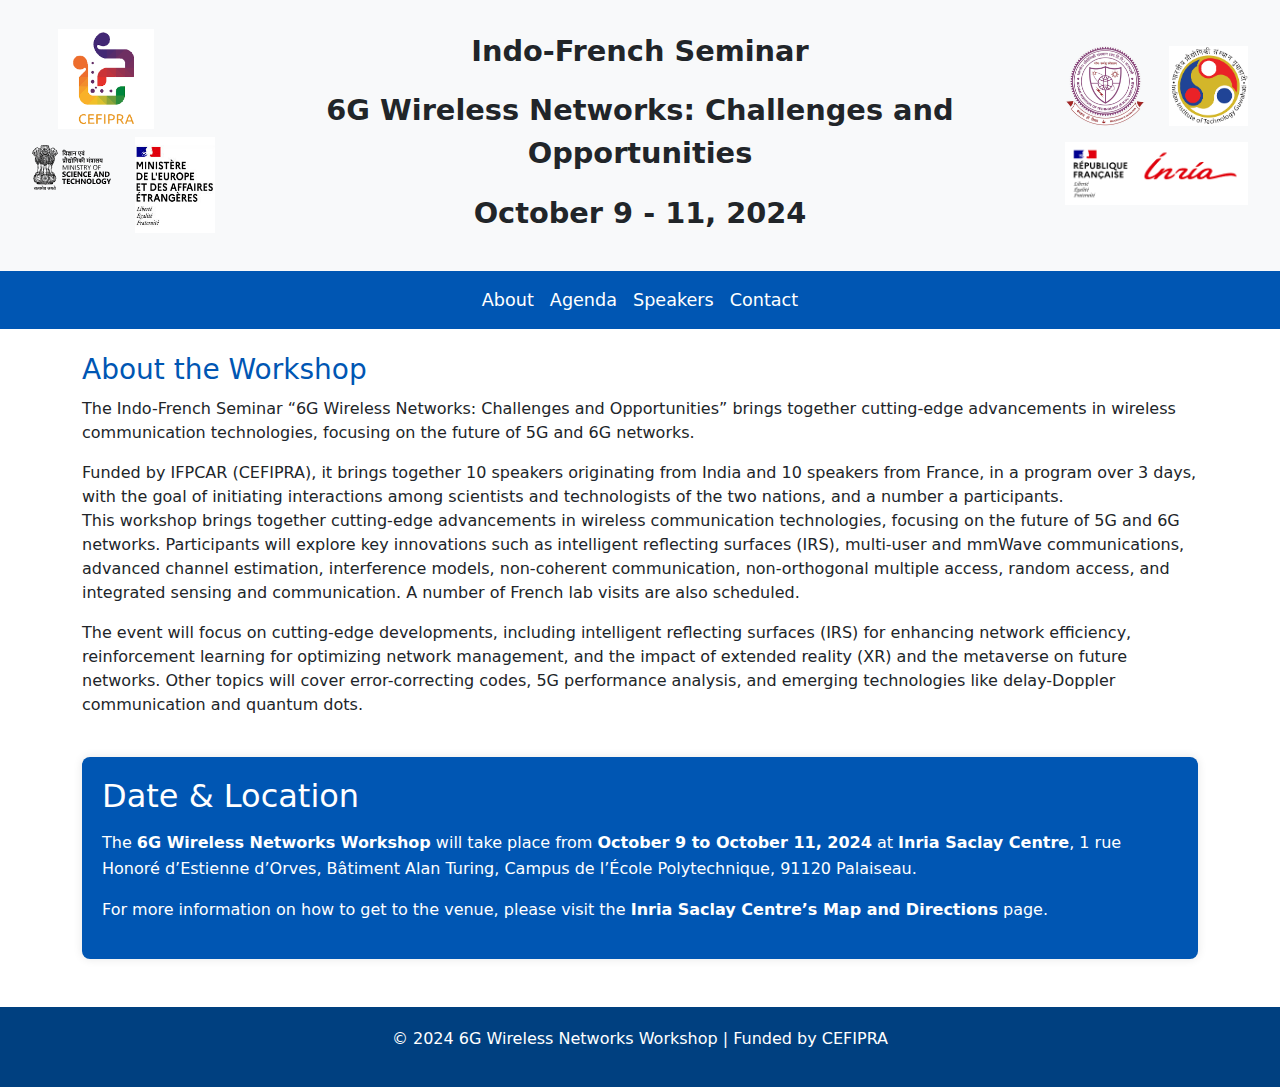
<file: indo-french-seminar-6g/index.html>
<!DOCTYPE html>
<html lang="en">
<head>
    <meta charset="UTF-8">
    <meta name="viewport" content="width=device-width, initial-scale=1.0">
    <title>6G Wireless Networks Workshop</title>
    <link href="https://cdn.jsdelivr.net/npm/bootstrap@5.3.0-alpha1/dist/css/bootstrap.min.css" rel="stylesheet">
    <style>
        .navbar-custom {
            background-color: #0056b3;
        }

        .navbar-custom a {
            color: white;
        }

        .header-logo img {
            max-height: 100px;
            margin-bottom: 20px;
        }

        .header-title {
            font-size: 1.8rem;
            font-weight: bold;
        }

        .header-subtitle {
            font-size: 1.2rem;
        }

        .header {
            padding: 20px;
            text-align: center;
        }

        .header-text {
            margin-top: 10px;
        }

        .nav-link {
            color: white;
            font-size: 1.1rem;
        }

        .nav-link:hover {
            color: #e2e6ea;
        }

        .section-title {
            font-size: 28px;
            color: #0056b3;
            margin-bottom: 10px;
        }

        .agenda, .speakers, .contact {
            background-color: white;
            padding: 20px;
            margin: 20px 0;
            border-radius: 8px;
            box-shadow: 0 0 10px rgba(0, 0, 0, 0.1);
        }
        .full-width {
            width: 100vw;
            position: relative;
            left: 50%;
            right: 50%;
            margin-left: -50vw;
            margin-right: -50vw;
        }

        .date-location {
            background-color: #0056b3;
            padding: 20px;
            margin: 40px 0;
            border-radius: 8px;
            box-shadow: 0 0 10px rgba(0, 0, 0, 0.1);
        }

        .date-location .section-title {
            font-size: 2rem;
            color: white;
            margin-bottom: 15px;
        }

        .date-location p {
            color: white;
            line-height: 1.6;
        }

        .date-location a {
            color: white;
            text-decoration: none;
        }
        .date-location a:hover {
            text-decoration: underline;
        }


        footer {
            text-align: center;
            padding: 20px;
            background-color: #004080;
            color: white;
        }

        html {
            scroll-behavior: smooth;
        }
    </style>
</head>
<body data-bs-spy="scroll" data-bs-target="#navbarNav" data-bs-offset="0" tabindex="0">
   <!-- Header Section with 5 Logos (3 on the left, 2 on the right) -->
    <div class="container-fluid bg-light">
        <div class="row align-items-center header">
            <!-- Left Logos (3 logos) -->
            <div class="col-md-2 text-center header-logo">
                <div class="row">
                 <div class="col-10">
                        <img src="img/CEFPIRA.png" alt="CEFIPRA Logo" class="img-fluid mb-2">
                    </div>
                
                 <div class="col-6">
                        <img src="img/Ministry_of_Science_and_Technology_India.svg" alt="INIDA Ministry Logo" class="img-fluid mt-2">
                    </div>
                 <div class="col-6">
                        <img src="img/MDEA.jpg" alt="French Ministry Logo" class="img-fluid mb-2">
                    </div>
                   
                </div>
            </div>

            <!-- Title and Subtitle -->
            <div class="col-md-8 text-center header-text">
                <p class="header-title">Indo-French Seminar </p>
                
                <p class="header-title">6G Wireless Networks: Challenges and Opportunities</p>
                <p class="header-title"> October 9 - 11, 2024</p>
                
            </div>

            <!-- Right Logos (2 logos) -->
            <div class="col-md-2 text-center header-logo">
                <div class="row">
                   

                     <div class="col-6">
                        <img src="img/india2.png" alt="IIT (BHU) Varanasi logos " class="img-fluid mb-2">
                    </div>
                    <div class="col-6">
                        <img src="img/indianLogo.png" alt="IIT Guwahati  Logo" class="img-fluid mb-2">
                    </div>
                      <div class="col-12">
                        <img src="img/InriaLogo2.png" alt="Inria Logo" class="img-fluid mt-2">
                    </div>


                </div>
            </div>
        </div>
    </div>



    <!-- Navbar -->
    <nav class="navbar navbar-expand-lg navbar-custom sticky-top">
        <div class="container-fluid">
            <button class="navbar-toggler" type="button" data-bs-toggle="collapse" data-bs-target="#navbarNav" aria-controls="navbarNav" aria-expanded="false" aria-label="Toggle navigation">
                <span class="navbar-toggler-icon"></span>
            </button>
            <div class="collapse navbar-collapse" id="navbarNav">
                <ul class="navbar-nav mx-auto">
                    <li class="nav-item">
                        <a class="nav-link" href="#about">About</a>
                    </li>
                    <li class="nav-item">
                        <a class="nav-link" href="Agenda.html">Agenda</a>
                    </li>
                    <li class="nav-item">
                        <a class="nav-link" href="Speaker.html">Speakers</a>
                    </li>
                    <li class="nav-item">
                        <a class="nav-link" href="#contact">Contact</a>
                    </li>
                </ul>
            </div>
        </div>
    </nav>

    <!-- Main Content -->
    <div class="container mt-4">
        <section id="about">
            <h2 class="section-title">About the Workshop</h2>
            
<p>The Indo-French Seminar “6G Wireless Networks: Challenges and Opportunities” brings together cutting-edge advancements in wireless communication technologies, focusing on the future of 5G and 6G networks.
</p>
Funded by IFPCAR (CEFIPRA), it brings together 10 speakers originating from India and 10 speakers from France, in a program over 3 days, with the goal of initiating interactions among scientists and technologists of the two nations, and a number a participants.
<p>
This workshop brings together cutting-edge advancements in wireless communication technologies, focusing on the future of 5G and 6G networks. Participants will explore key innovations such as intelligent reflecting surfaces (IRS), multi-user and mmWave communications, advanced channel estimation, interference models, non-coherent communication, non-orthogonal multiple access, random access, and integrated sensing and communication. A number of French lab visits are also scheduled.
</p>
<p>The event will focus on cutting-edge developments, including intelligent reflecting surfaces (IRS) for enhancing network efficiency, reinforcement learning for optimizing network management, and the impact of extended reality (XR) and the metaverse on future networks. 
Other topics will cover error-correcting codes, 5G performance analysis, and emerging technologies like delay-Doppler communication and quantum dots.</p>



        </section>
      <section id="date-location" class="date-location">
          <h3 class="section-title">Date & Location</h3>
          <p>The <strong>6G Wireless Networks Workshop</strong> will take place from <strong>October 9 to October 11, 2024</strong> at <strong>Inria Saclay Centre</strong>, 1 rue Honoré d’Estienne d’Orves, Bâtiment Alan Turing, Campus de l’École Polytechnique, 91120 Palaiseau.</p>
          <p>For more information on how to get to the venue, please visit the <a href="https://www.inria.fr/en/centre-inria-saclay-ile-de-france" target="_blank"><strong>Inria Saclay Centre’s Map and Directions</strong></a> page.</p>
      </section>

      
     

</section>
    </div>

      <footer class="text-center mt-5">
        <p>© 2024 6G Wireless Networks Workshop | Funded by CEFIPRA</p>
    </footer>
</file>
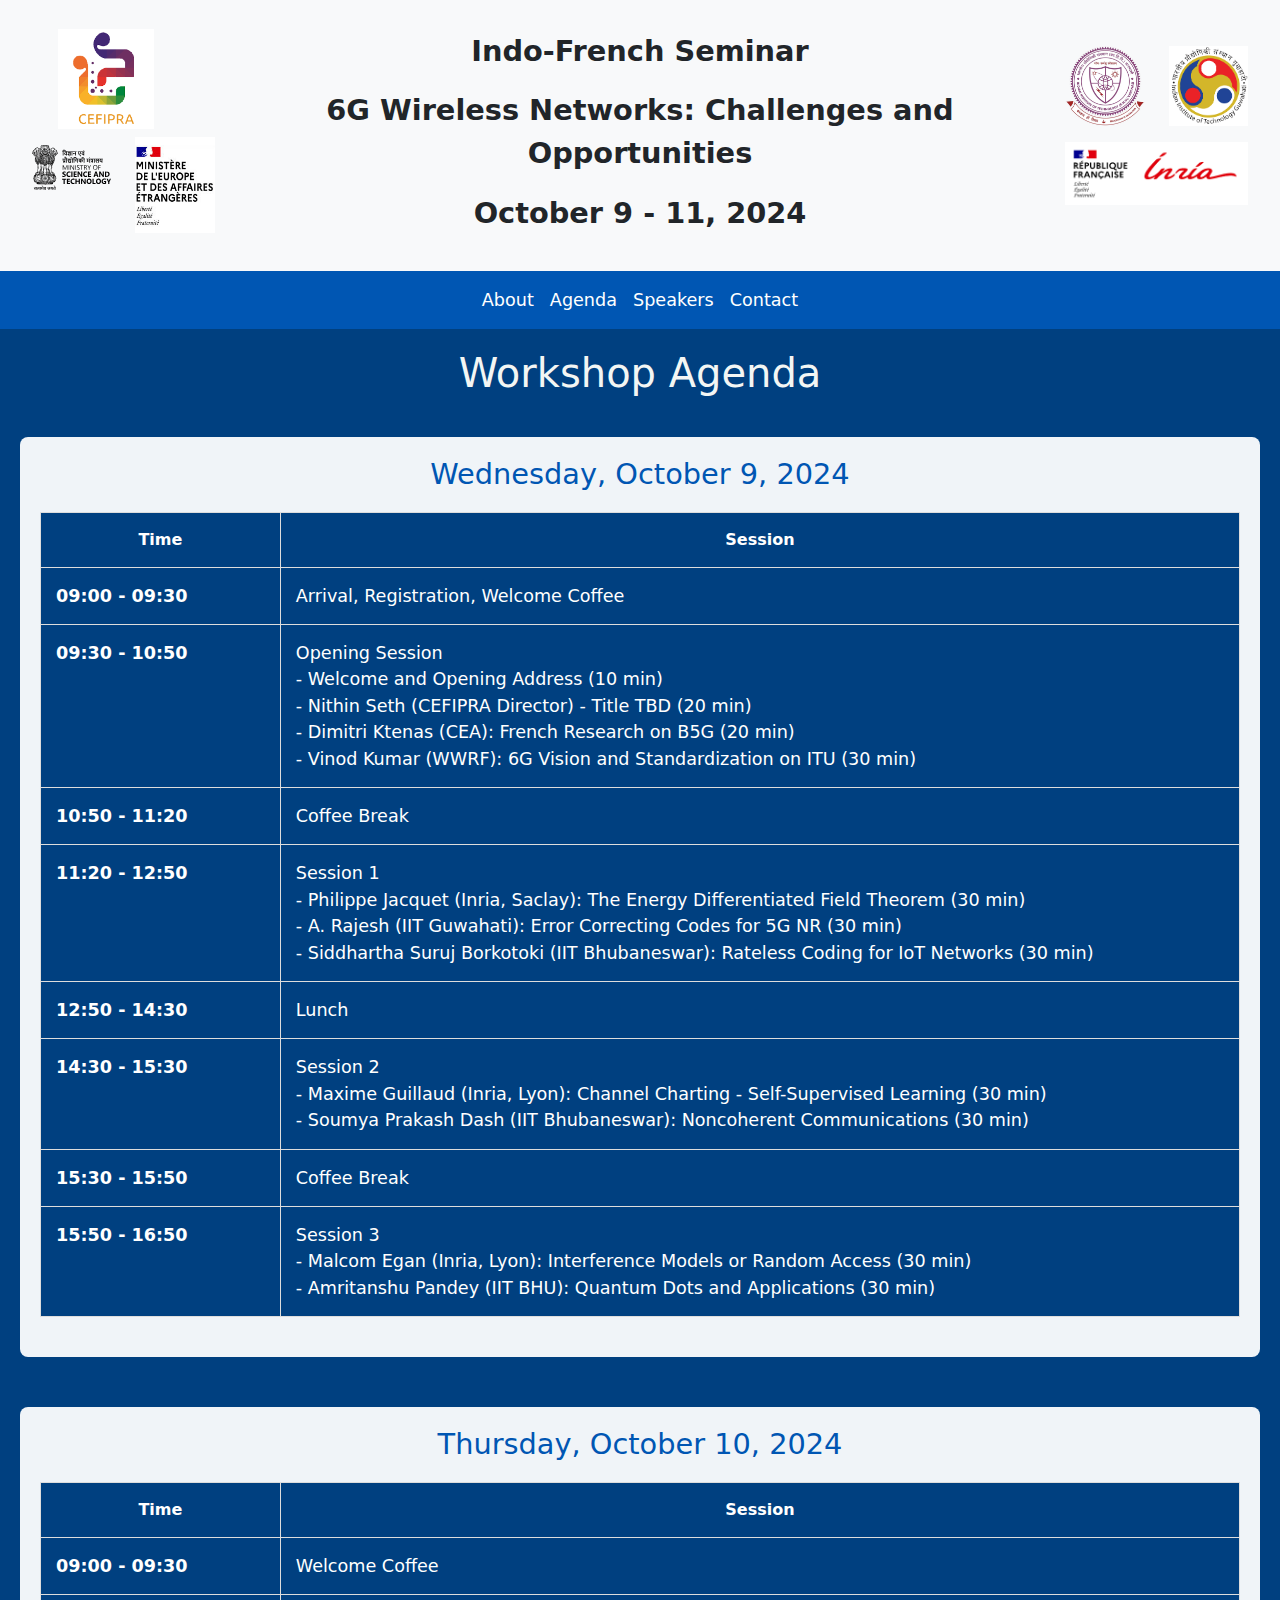
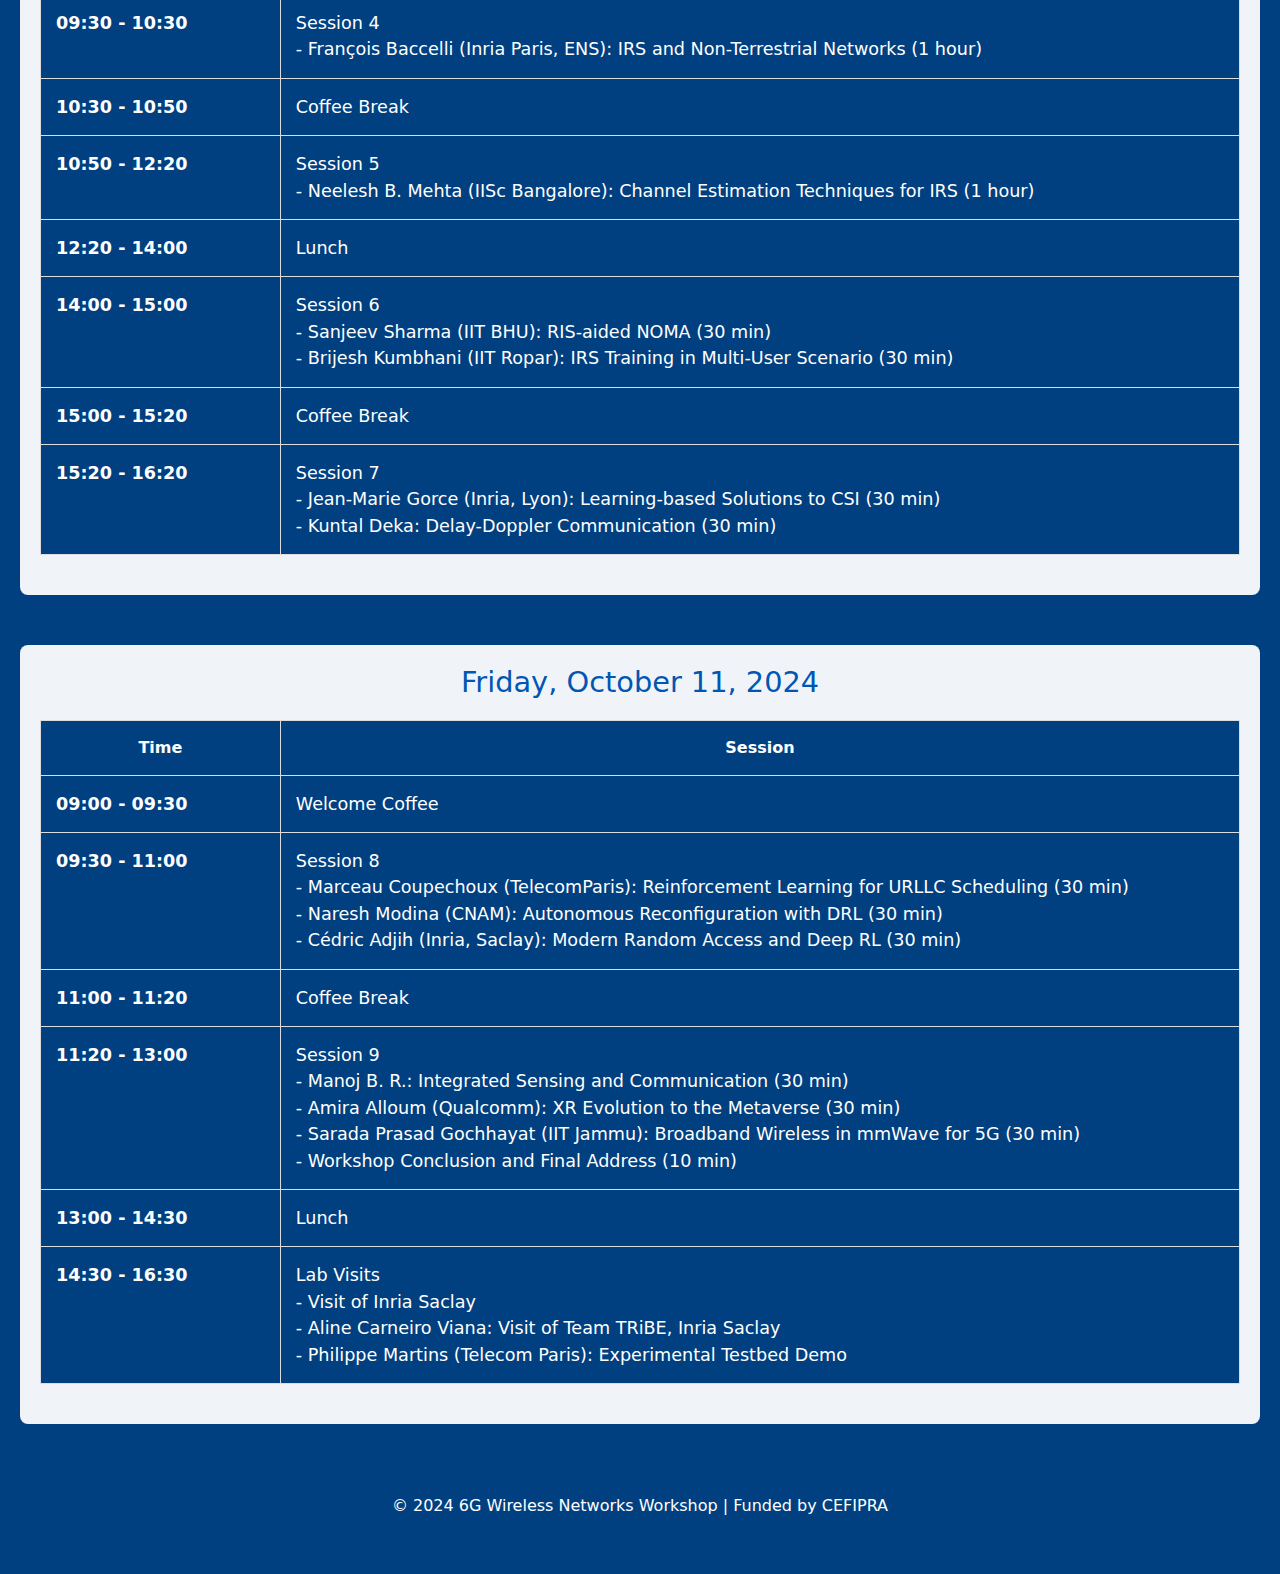
<file: indo-french-seminar-6g/Agenda.html>
<!DOCTYPE html>
<html lang="en">
<head>
    <meta charset="UTF-8">
    <meta name="viewport" content="width=device-width, initial-scale=1.0">
    <title>6G Wireless Networks Workshop</title>
    <link href="https://cdn.jsdelivr.net/npm/bootstrap@5.3.0-alpha1/dist/css/bootstrap.min.css" rel="stylesheet">
    <style>
        .navbar-custom {
            background-color: #0056b3;
        }

        .navbar-custom a {
            color: white;
        }

        .header-logo img {
            max-height: 100px;
            margin-bottom: 20px;
        }

        .header-title {
            font-size: 1.8rem;
            font-weight: bold;
        }

        .header-subtitle {
            font-size: 1.2rem;
        }

        .header {
            padding: 20px;
            text-align: center;
        }

        .header-text {
            margin-top: 10px;
        }

        .nav-link {
            color: white;
            font-size: 1.1rem;
        }

        .nav-link:hover {
            color: #e2e6ea;
        }

        .section-title {
            font-size: 28px;
            color: #f3f6f4;
            margin-bottom: 20px;
            text-align: center;

        }
        .container {
            max-width: 1200px;
            margin: 0 auto;
            padding: 20px;
        }

        .section-title {
            font-size: 2.5rem;
            text-align: center;
            margin-bottom: 40px;
        }

        .day-section {
            margin-bottom: 50px;
            background-color: #f0f4f8; /* Light background color for each section */
            padding: 20px;
            border-radius: 8px;
        }

        .day-title {
            font-size: 1.8rem;
            color: #0056b3;
            margin-bottom: 20px;
        }

        .agenda-calendar {
            width: 100%;
            border-collapse: collapse;
            margin-bottom: 20px;
        }

        .agenda-calendar th,
        .agenda-calendar td {
            border: 1px solid #ddd;
            padding: 15px;
            text-align: left;
            vertical-align: top;
        }

        .agenda-calendar th {
            background-color: #004080; /* Dark blue background for the table headers */
            color: white;
            font-weight: bold;
            text-align: center;
        }

        .agenda-calendar td {
            background-color: #004080;
            font-size: 1.1rem;
        }

        .agenda-calendar td:first-child {
            width: 20%;
            font-weight: bold;
        }

        .agenda-calendar td:last-child {
            width: 80%;
        }


        footer {
            text-align: center;
            padding: 20px;
            background-color: #004080;
            color: white;
        }

        html {
            scroll-behavior: smooth;
        }
    </style>
</head>
<body data-bs-spy="scroll" data-bs-target="#navbarNav" data-bs-offset="0" tabindex="0">
   <!-- Header Section with 5 Logos (3 on the left, 2 on the right) -->
    <div class="container-fluid bg-light">
        <div class="row align-items-center header">
            <!-- Left Logos (3 logos) -->
            <div class="col-md-2 text-center header-logo">
                <div class="row">
                 <div class="col-10">
                        <img src="img/CEFPIRA.png" alt="CEFIPRA Logo" class="img-fluid mb-2">
                    </div>
                
                 <div class="col-6">
                        <img src="img/Ministry_of_Science_and_Technology_India.svg" alt="INIDA Ministry Logo" class="img-fluid mt-2">
                    </div>
                 <div class="col-6">
                        <img src="img/MDEA.jpg" alt="French Ministry Logo" class="img-fluid mb-2">
                    </div>
                   
                </div>
            </div>

            <!-- Title and Subtitle -->
            <div class="col-md-8 text-center header-text">
                <p class="header-title">Indo-French Seminar </p>
                
                <p class="header-title">6G Wireless Networks: Challenges and Opportunities</p>
                <p class="header-title"> October 9 - 11, 2024</p>
                
            </div>

            <!-- Right Logos (2 logos) -->
            <div class="col-md-2 text-center header-logo">
                <div class="row">
                   

                     <div class="col-6">
                        <img src="img/india2.png" alt="IIT (BHU) Varanasi logos " class="img-fluid mb-2">
                    </div>
                    <div class="col-6">
                        <img src="img/indianLogo.png" alt="IIT Guwahati  Logo" class="img-fluid mb-2">
                    </div>
                      <div class="col-12">
                        <img src="img/InriaLogo2.png" alt="Inria Logo" class="img-fluid mt-2">
                    </div>


                </div>
            </div>
        </div>
    </div>


    <!-- Navbar -->
    <nav class="navbar navbar-expand-lg navbar-custom sticky-top">
        <div class="container-fluid">
            <button class="navbar-toggler" type="button" data-bs-toggle="collapse" data-bs-target="#navbarNav" aria-controls="navbarNav" aria-expanded="false" aria-label="Toggle navigation">
                <span class="navbar-toggler-icon"></span>
            </button>
            <div class="collapse navbar-collapse" id="navbarNav">
                <ul class="navbar-nav mx-auto">
                    <li class="nav-item">
                        <a class="nav-link" href="home.html">About</a>
                    </li>
                    <li class="nav-item">
                        <a class="nav-link" href="#agenda">Agenda</a>
                    </li>
                    <li class="nav-item">
                        <a class="nav-link" href="Speaker.html">Speakers</a>
                    </li>
                    <li class="nav-item">
                        <a class="nav-link" href="Corrected_6G_Workshop_Program_Schedule_Linked.html">Contact</a>
                    </li>
                </ul>
            </div>
        </div>
    </nav>

        

    


</section>
    </div>

    <footer><body>



      
           <h2 class="section-title">Workshop Agenda</h2>

           <!-- Wednesday, October 9, 2024 -->
           <div class="day-section">
               <h3 class="day-title">Wednesday, October 9, 2024</h3>
               <table class="agenda-calendar">
                   <tr>
                       <th>Time</th>
                       <th>Session</th>
                   </tr>
                   <tr>
                       <td>09:00 - 09:30</td>
                       <td>Arrival, Registration, Welcome Coffee</td>
                   </tr>
                   <tr>
                       <td>09:30 - 10:50</td>
                       <td>Opening Session<br>
                           - Welcome and Opening Address (10 min)<br>
                           - Nithin Seth (CEFIPRA Director) - Title TBD (20 min)<br>
                           - Dimitri Ktenas (CEA): French Research on B5G (20 min)<br>
                           - Vinod Kumar (WWRF): 6G Vision and Standardization on ITU (30 min)</td>
                   </tr>
                   <tr>
                       <td>10:50 - 11:20</td>
                       <td>Coffee Break</td>
                   </tr>
                   <tr>
                       <td>11:20 - 12:50</td>
                       <td>Session 1<br>
                           - Philippe Jacquet (Inria, Saclay): The Energy Differentiated Field Theorem (30 min)<br>
                           - A. Rajesh (IIT Guwahati): Error Correcting Codes for 5G NR (30 min)<br>
                           - Siddhartha Suruj Borkotoki (IIT Bhubaneswar): Rateless Coding for IoT Networks (30 min)</td>
                   </tr>
                   <tr>
                       <td>12:50 - 14:30</td>
                       <td>Lunch</td>
                   </tr>
                   <tr>
                       <td>14:30 - 15:30</td>
                       <td>Session 2<br>
                           - Maxime Guillaud (Inria, Lyon): Channel Charting - Self-Supervised Learning (30 min)<br>
                           - Soumya Prakash Dash (IIT Bhubaneswar): Noncoherent Communications (30 min)</td>
                   </tr>
                   <tr>
                       <td>15:30 - 15:50</td>
                       <td>Coffee Break</td>
                   </tr>
                   <tr>
                       <td>15:50 - 16:50</td>
                       <td>Session 3<br>
                           - Malcom Egan (Inria, Lyon): Interference Models or Random Access (30 min)<br>
                           - Amritanshu Pandey (IIT BHU): Quantum Dots and Applications (30 min)</td>
                   </tr>
               </table>
           </div>

           <!-- Thursday, October 10, 2024 -->
           <div class="day-section">
               <h3 class="day-title">Thursday, October 10, 2024</h3>
               <table class="agenda-calendar">
                   <tr>
                       <th>Time</th>
                       <th>Session</th>
                   </tr>
                   <tr>
                       <td>09:00 - 09:30</td>
                       <td>Welcome Coffee</td>
                   </tr>
                   <tr>
                       <td>09:30 - 10:30</td>
                       <td>Session 4<br>
                           - François Baccelli (Inria Paris, ENS): IRS and Non-Terrestrial Networks (1 hour)</td>
                   </tr>
                   <tr>
                       <td>10:30 - 10:50</td>
                       <td>Coffee Break</td>
                   </tr>
                   <tr>
                       <td>10:50 - 12:20</td>
                       <td>Session 5<br>
                           - Neelesh B. Mehta (IISc Bangalore): Channel Estimation Techniques for IRS (1 hour)</td>
                   </tr>
                   <tr>
                       <td>12:20 - 14:00</td>
                       <td>Lunch</td>
                   </tr>
                   <tr>
                       <td>14:00 - 15:00</td>
                       <td>Session 6<br>
                           - Sanjeev Sharma (IIT BHU): RIS-aided NOMA (30 min)<br>
                           - Brijesh Kumbhani (IIT Ropar): IRS Training in Multi-User Scenario (30 min)</td>
                   </tr>
                   <tr>
                       <td>15:00 - 15:20</td>
                       <td>Coffee Break</td>
                   </tr>
                   <tr>
                       <td>15:20 - 16:20</td>
                       <td>Session 7<br>
                           - Jean-Marie Gorce (Inria, Lyon): Learning-based Solutions to CSI (30 min)<br>
                           - Kuntal Deka: Delay-Doppler Communication (30 min)</td>
                   </tr>
               </table>
           </div>

           <!-- Friday, October 11, 2024 -->
           <div class="day-section">
               <h3 class="day-title">Friday, October 11, 2024</h3>
               <table class="agenda-calendar">
                   <tr>
                       <th>Time</th>
                       <th>Session</th>
                   </tr>
                   <tr>
                       <td>09:00 - 09:30</td>
                       <td>Welcome Coffee</td>
                   </tr>
                   <tr>
                       <td>09:30 - 11:00</td>
                       <td>Session 8<br>
                           - Marceau Coupechoux (TelecomParis): Reinforcement Learning for URLLC Scheduling (30 min)<br>
                           - Naresh Modina (CNAM): Autonomous Reconfiguration with DRL (30 min)<br>
                           - Cédric Adjih (Inria, Saclay): Modern Random Access and Deep RL (30 min)</td>
                   </tr>
                   <tr>
                       <td>11:00 - 11:20</td>
                       <td>Coffee Break</td>
                   </tr>
                   <tr>
                       <td>11:20 - 13:00</td>
                       <td>Session 9<br>
                           - Manoj B. R.: Integrated Sensing and Communication (30 min)<br>
                           - Amira Alloum (Qualcomm): XR Evolution to the Metaverse (30 min)<br>
                           - Sarada Prasad Gochhayat (IIT Jammu): Broadband Wireless in mmWave for 5G (30 min)<br>
                           - Workshop Conclusion and Final Address (10 min)</td>
                   </tr>
                   <tr>
                       <td>13:00 - 14:30</td>
                       <td>Lunch</td>
                   </tr>
                   <tr>
                       <td>14:30 - 16:30</td>
                       <td>Lab Visits <br>
                           - Visit of Inria Saclay<br>
                           - Aline Carneiro Viana: Visit of Team TRiBE, Inria Saclay<br>
                           - Philippe Martins (Telecom Paris): Experimental Testbed Demo</td>
                   </tr>
               </table>
           </div>
       </section>

    <footer class="text-center mt-5">
        <p>© 2024 6G Wireless Networks Workshop | Funded by CEFIPRA</p>
    </footer>
</body>
</html>
</file>
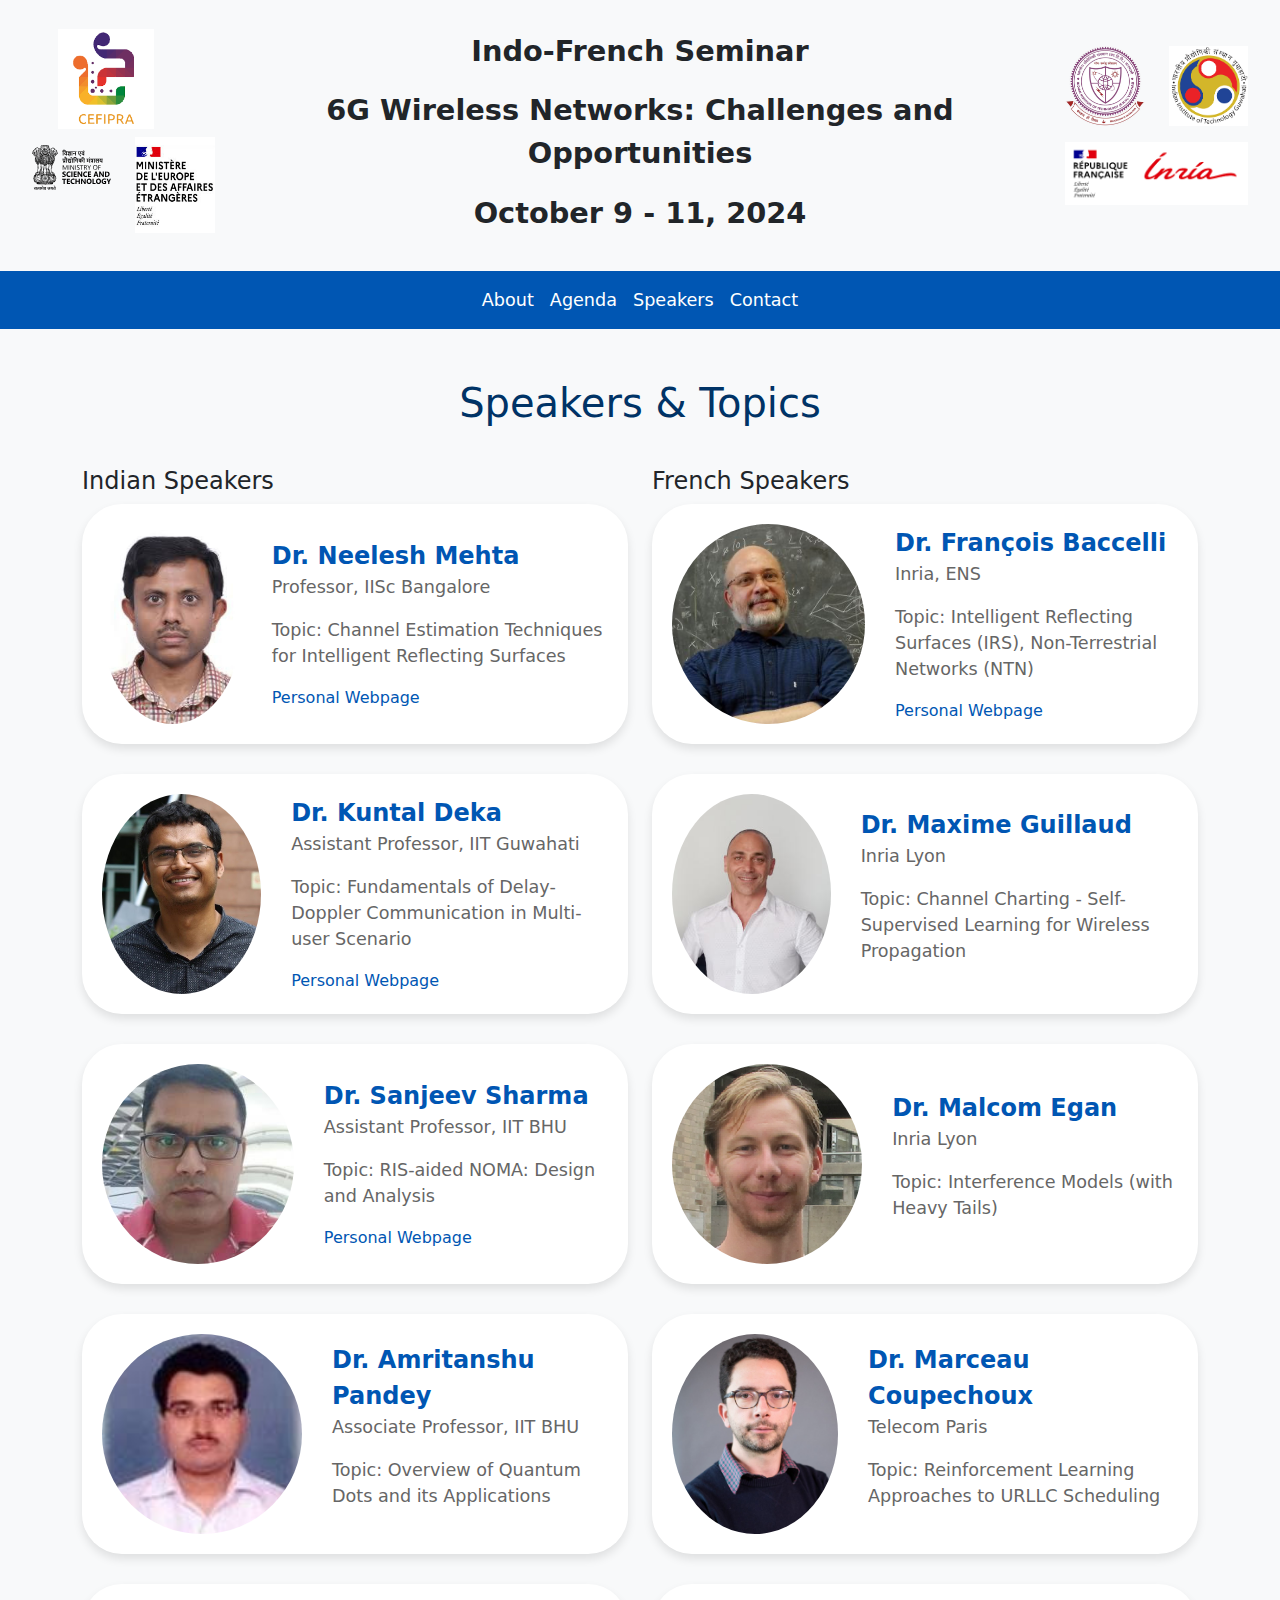
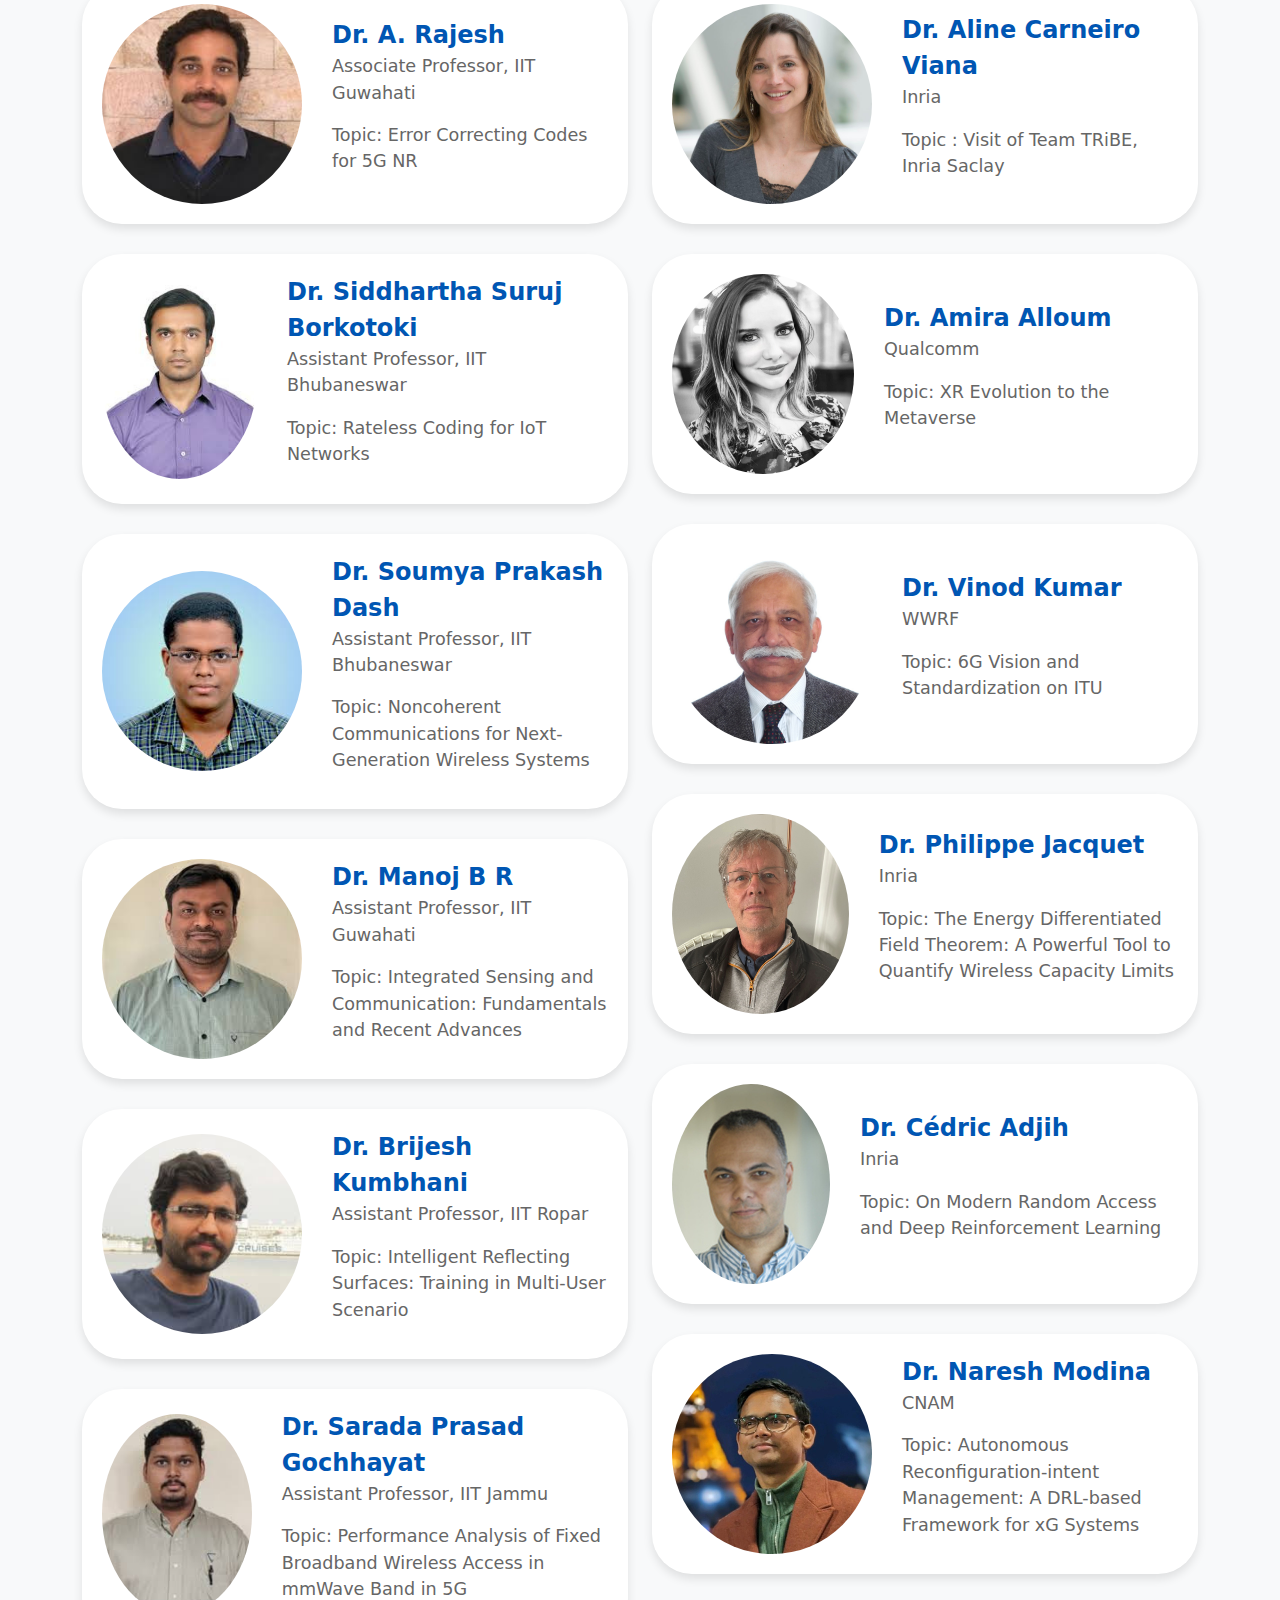
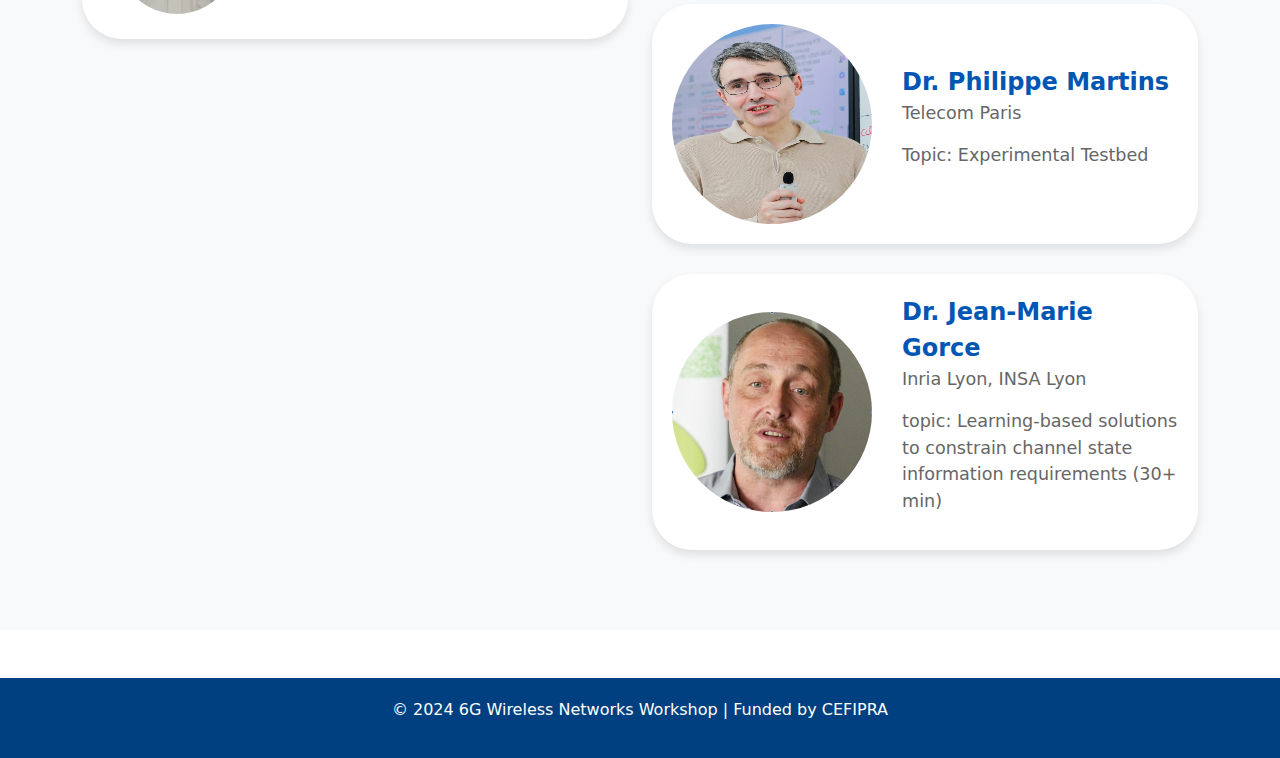
<file: indo-french-seminar-6g/Speaker.html>
<!DOCTYPE html>
<html lang="en">
<head>
    <meta charset="UTF-8">
    <meta name="viewport" content="width=device-width, initial-scale=1.0">
    <title>6G Wireless Networks Workshop</title>
    <link href="https://cdn.jsdelivr.net/npm/bootstrap@5.3.0-alpha1/dist/css/bootstrap.min.css" rel="stylesheet">
    <style>
        .navbar-custom {
            background-color: #0056b3;
        }

        .navbar-custom a {
            color: white;
        }

        .header-logo img {
            max-height: 100px;
            margin-bottom: 20px;
        }

        .header-title {
            font-size: 1.8rem;
            font-weight: bold;
        }

        .header-subtitle {
            font-size: 1.2rem;
        }

        .header {
            padding: 20px;
            text-align: center;
        }

        .header-text {
            margin-top: 10px;
        }

        .nav-link {
            color: white;
            font-size: 1.1rem;
        }

        .nav-link:hover {
            color: #e2e6ea;
        }

        .section-title {
            font-size: 28px;
            color: #0056b3;
            margin-bottom: 10px;
        }

        .speakers-section {
            padding: 50px 0;
            background-color: #f8f9fa;

        }

        .speakers-section .section-title {
            font-size: 2.5rem;
            color: #003366;
            text-align: center;
            margin-bottom: 40px;;
        }

        .speakers-list {
            list-style-type: none;
            padding: 0;
            max-width: 1000px;
            margin: 0 auto;
        }

        .speakers-list li {
            margin-bottom: 30px;
            display: flex;
            align-items: center;
            background-color: white;
            padding: 20px;
            border-radius: 40px;
            box-shadow: 0 5px 10px rgba(0, 0, 0, 0.1);
        }

        .speaker-info {
            display: flex;
            align-items: center;
            width: 100%;
        }

        .speaker-photo {
            width: 200px;
            height: 200px;
            border-radius: 50%;
            margin-right: 30px;
        }

        .speaker-details {
            text-align: left;
        }

        .speaker-details strong {
            font-size: 1.5rem;
            color: #0056b3;
        }

        .speaker-details p {
            font-size: 1.1rem;
            color: #666;
        }

        .speaker-details a {
            color: #0056b3;
            text-decoration: none;
        }

        .speaker-details a:hover {
            text-decoration: underline;
        }



        footer {
            text-align: center;
            padding: 20px;
            background-color: #004080;
            color: white;
        }

        html {
            scroll-behavior: smooth;
        }
    </style>
</head>
<body data-bs-spy="scroll" data-bs-target="#navbarNav" data-bs-offset="0" tabindex="0">

   <!-- Header Section with 5 Logos (3 on the left, 2 on the right) -->
    <div class="container-fluid bg-light">
        <div class="row align-items-center header">
            <!-- Left Logos (3 logos) -->
            <div class="col-md-2 text-center header-logo">
                <div class="row">
                 <div class="col-10">
                        <img src="img/CEFPIRA.png" alt="CEFIPRA Logo" class="img-fluid mb-2">
                    </div>
                
                 <div class="col-6">
                        <img src="img/Ministry_of_Science_and_Technology_India.svg" alt="INIDA Ministry Logo" class="img-fluid mt-2">
                    </div>
                 <div class="col-6">
                        <img src="img/MDEA.jpg" alt="French Ministry Logo" class="img-fluid mb-2">
                    </div>
                   
                </div>
            </div>

            <!-- Title and Subtitle -->
            <div class="col-md-8 text-center header-text">
                <p class="header-title">Indo-French Seminar </p>
                
                <p class="header-title">6G Wireless Networks: Challenges and Opportunities</p>
                <p class="header-title"> October 9 - 11, 2024</p>
                
            </div>

            <!-- Right Logos (2 logos) -->
            <div class="col-md-2 text-center header-logo">
                <div class="row">
                   

                     <div class="col-6">
                        <img src="img/india2.png" alt="IIT (BHU) Varanasi logos " class="img-fluid mb-2">
                    </div>
                    <div class="col-6">
                        <img src="img/indianLogo.png" alt="IIT Guwahati  Logo" class="img-fluid mb-2">
                    </div>
                      <div class="col-12">
                        <img src="img/InriaLogo2.png" alt="Inria Logo" class="img-fluid mt-2">
                    </div>


                </div>
            </div>
        </div>
    </div>


    <!-- Navbar -->
    <nav class="navbar navbar-expand-lg navbar-custom sticky-top">
        <div class="container-fluid">
            <button class="navbar-toggler" type="button" data-bs-toggle="collapse" data-bs-target="#navbarNav" aria-controls="navbarNav" aria-expanded="false" aria-label="Toggle navigation">
                <span class="navbar-toggler-icon"></span>
            </button>
            <div class="collapse navbar-collapse" id="navbarNav">
                <ul class="navbar-nav mx-auto">
                    <li class="nav-item">
                        <a class="nav-link" href="home.html">About</a>
                    </li>
                    <li class="nav-item">
                        <a class="nav-link" href="Agenda.html">Agenda</a>
                    </li>
                    <li class="nav-item">
                        <a class="nav-link" href="#speakers">Speakers</a>
                    </li>
                    <li class="nav-item">
                        <a class="nav-link" href="#contact">Contact</a>
                    </li>
                </ul>
            </div>
        </div>
    </nav>

 
   <section id="speakers" class="speakers-section">
    <div class="container">
        <h3 class="section-title">Speakers & Topics</h3>

        <div class="row">
            <!-- Indian Speakers -->
            <div class="col-md-6">
                <h4>Indian Speakers</h4>
                <ul class="speakers-list">
                    <!-- Speaker 1 -->
                    <li>
                        <div class="speaker-info">
                            <img src="img/NeeleshMehta.jpg" alt="Dr. Neelesh Mehta" class="speaker-photo">
                            <div class="speaker-details">
                                <strong>Dr. Neelesh Mehta</strong>
                                <p>Professor, IISc Bangalore</p>
                                <p>Topic: Channel Estimation Techniques for Intelligent Reflecting Surfaces</p>
                                <a href="https://eecs.iisc.ac.in/people/neelesh-b-mehta/" target="_blank">Personal Webpage</a>
                            </div>
                        </div>
                    </li>
                    <!-- Speaker 2 -->
                    <li>
                        <div class="speaker-info">
                            <img src="img/KuntalDeka.jpg" alt="Dr. Kuntal Deka" class="speaker-photo">
                            <div class="speaker-details">
                                <strong>Dr. Kuntal Deka</strong>
                                <p>Assistant Professor, IIT Guwahati</p>
                                <p>Topic: Fundamentals of Delay-Doppler Communication in Multi-user Scenario</p>
                                <a href="https://www.iitg.ac.in/kuntaldeka/" target="_blank">Personal Webpage</a>
                            </div>
                        </div>
                    </li>
                    <!-- Speaker 3 -->
                    <li>
                        <div class="speaker-info">
                            <img src="img/SanjeevSharma.jpg" alt="Dr. Sanjeev Sharma" class="speaker-photo">
                            <div class="speaker-details">
                                <strong>Dr. Sanjeev Sharma</strong>
                                <p>Assistant Professor, IIT BHU</p>
                                <p>Topic: RIS-aided NOMA: Design and Analysis</p>
                                <a href="https://iitbhu.ac.in/faculty/sanjeevsharma" target="_blank">Personal Webpage</a>
                            </div>
                        </div>
                    </li>
                    <!-- Speaker 4 -->
                    <li>
                        <div class="speaker-info">
                            <img src="img/AmritanshuPandey.jpg" alt="Dr. Amritanshu Pandey" class="speaker-photo">
                            <div class="speaker-details">
                                <strong>Dr. Amritanshu Pandey</strong>
                                <p>Associate Professor, IIT BHU</p>
                                <p>Topic: Overview of Quantum Dots and its Applications</p>
                            </div>
                        </div>
                    </li>
                    <!-- Speaker 5 -->
                    <li>
                        <div class="speaker-info">
                            <img src="img/ARajesh.jpg" alt="Dr. A. Rajesh" class="speaker-photo">
                            <div class="speaker-details">
                                <strong>Dr. A. Rajesh</strong>
                                <p>Associate Professor, IIT Guwahati</p>
                                <p>Topic: Error Correcting Codes for 5G NR</p>
                            </div>
                        </div>
                    </li>
                  
                    <!-- Continue Indian Speakers -->
                    <!-- Speaker 6 -->
                    <li>
                        <div class="speaker-info">
                            <img src="img/SiddharthaSurujBorkotoki.jpg" alt="Dr. Siddhartha Suruj Borkotoki" class="speaker-photo">
                            <div class="speaker-details">
                                <strong>Dr. Siddhartha Suruj Borkotoki</strong>
                                <p>Assistant Professor, IIT Bhubaneswar</p>
                                <p>Topic: Rateless Coding for IoT Networks</p>
                            </div>
                        </div>
                    </li>
                    <!-- Speaker 7 -->
                    <li>
                        <div class="speaker-info">
                            <img src="img/SoumyaPrakashDash.jpg" alt="Dr. Soumya Prakash Dash" class="speaker-photo">
                            <div class="speaker-details">
                                <strong>Dr. Soumya Prakash Dash</strong>
                                <p>Assistant Professor, IIT Bhubaneswar</p>
                                <p>Topic: Noncoherent Communications for Next-Generation Wireless Systems</p>
                            </div>
                        </div>
                    </li>
                    <!-- Speaker 8 -->
                    <li>
                        <div class="speaker-info">
                            <img src="img/ManojBR.jpg" alt="Dr. Manoj B R" class="speaker-photo">
                            <div class="speaker-details">
                                <strong>Dr. Manoj B R</strong>
                                <p>Assistant Professor, IIT Guwahati</p>
                                <p>Topic: Integrated Sensing and Communication: Fundamentals and Recent Advances</p>
                            </div>
                        </div>
                    </li>
                    <!-- Speaker 9 -->
                    <li>
                        <div class="speaker-info">
                            <img src="img/BrijeshKumbhani.jpg" alt="Dr. Brijesh Kumbhani" class="speaker-photo">
                            <div class="speaker-details">
                                <strong>Dr. Brijesh Kumbhani</strong>
                                <p>Assistant Professor, IIT Ropar</p>
                                <p>Topic: Intelligent Reflecting Surfaces: Training in Multi-User Scenario</p>
                            </div>
                        </div>
                    </li>
                    <!-- Speaker 10 -->
                    <li>
                        <div class="speaker-info">
                            <img src="img/SaradaPrasadGochhayat.jpg" alt="Dr. Sarada Prasad Gochhayat" class="speaker-photo">
                            <div class="speaker-details">
                                <strong>Dr. Sarada Prasad Gochhayat</strong>
                                <p>Assistant Professor, IIT Jammu</p>
                                <p>Topic: Performance Analysis of Fixed Broadband Wireless Access in mmWave Band in 5G</p>
                            </div>
                        </div>
                    </li>
                </ul>
            </div>


                    <!-- French Speakers -->
                    <div class="col-md-6">
                        <h4>French Speakers</h4>
                        <ul class="speakers-list">
                            <!-- Speaker 1 -->
                            <li>
                                <div class="speaker-info">
                                    <img src="img/FrancoisBaccelli.png" alt="Dr. François Baccelli" class="speaker-photo">
                                    <div class="speaker-details">
                                        <strong>Dr. François Baccelli</strong>
                                        <p>Inria, ENS</p>
                                        <p>Topic: Intelligent Reflecting Surfaces (IRS), Non-Terrestrial Networks (NTN)</p>
                                        <a href="https://www.di.ens.fr/~baccelli/" target="_blank">Personal Webpage</a>
                                    </div>
                                </div>
                            </li>
                            <!-- Speaker 2 -->
                            <li>
                                <div class="speaker-info">
                                    <img src="img/MaximeGuillaud.png" alt="Dr. Maxime Guillaud" class="speaker-photo">
                                    <div class="speaker-details">
                                        <strong>Dr. Maxime Guillaud</strong>
                                        <p>Inria Lyon</p>
                                        <p>Topic: Channel Charting - Self-Supervised Learning for Wireless Propagation</p>
                                    </div>
                                </div>
                            </li>
                            <!-- Speaker 3 -->
                            <li>
                                <div class="speaker-info">
                                    <img src="img/MalcomEgan.png" alt="Dr. Malcom Egan" class="speaker-photo">
                                    <div class="speaker-details">
                                        <strong>Dr. Malcom Egan</strong>
                                        <p>Inria Lyon</p>
                                        <p>Topic: Interference Models (with Heavy Tails)</p>
                                    </div>
                                </div>
                            </li>
                            <!-- Speaker 4 -->
                            <li>
                                <div class="speaker-info">
                                    <img src="img/MarceauCoupechoux.png" alt="Dr. Marceau Coupechoux" class="speaker-photo">
                                    <div class="speaker-details">
                                        <strong>Dr. Marceau Coupechoux</strong>
                                        <p>Telecom Paris</p>
                                        <p>Topic: Reinforcement Learning Approaches to URLLC Scheduling</p>
                                    </div>
                                </div>
                            </li>
                     
                     <!-- Speaker 5 -->
                     <li>
                         <div class="speaker-info">
                             <img src="img/AlineCarneiroViana.jpg" alt="Dr. Aline Carneiro Viana" class="speaker-photo">
                             <div class="speaker-details">
                                 <strong>Dr. Aline Carneiro Viana</strong>
                                 <p> Inria</p>
                                 <p>Topic : Visit of Team TRiBE, Inria Saclay</p>
                             </div>
                         </div>
                     </li>
                     <!-- Speaker 6 -->
                     <li>
                         <div class="speaker-info">
                             <img src="img/AmiraAlloum.jpg" alt="Dr. Amira Alloum" class="speaker-photo">
                             <div class="speaker-details">
                                 <strong>Dr. Amira Alloum</strong>
                                 <p>Qualcomm</p>
                                 <p>Topic: XR Evolution to the Metaverse</p>
                             </div>
                         </div>
                     </li>
                     <!-- Speaker 7 -->
                     <li>
                         <div class="speaker-info">
                             <img src="img/VinodKumar.jpg" alt="Dr. Vinod Kumar" class="speaker-photo">
                             <div class="speaker-details">
                                 <strong>Dr. Vinod Kumar</strong>
                                 <p>WWRF</p>
                                 <p>Topic: 6G Vision and Standardization on ITU</p>
                             </div>
                         </div>
                     </li>
                     <!-- Speaker 8 -->
                     <li>
                         <div class="speaker-info">
                             <img src="img/PhilippeJacquet.jpg" alt="Dr. Philippe Jacquet" class="speaker-photo">
                             <div class="speaker-details">
                                 <strong>Dr. Philippe Jacquet</strong>
                                 <p>Inria</p>
                                 <p>Topic: The Energy Differentiated Field Theorem: A Powerful Tool to Quantify Wireless Capacity Limits</p>
                             </div>
                         </div>
                     </li>
                     <!-- Speaker 9 -->
                     <li>
                         <div class="speaker-info">
                             <img src="img/CedricAdjih.jpg" alt="Dr. Cédric Adjih" class="speaker-photo">
                             <div class="speaker-details">
                                 <strong>Dr. Cédric Adjih</strong>
                                 <p>Inria</p>
                                 <p>Topic: On Modern Random Access and Deep Reinforcement Learning</p>
                             </div>
                         </div>
                     </li>
                     <!-- Speaker 10 -->
                     <li>
                         <div class="speaker-info">
                             <img src="img/NareshModina.jpg" alt="Dr. Naresh Modina" class="speaker-photo">
                             <div class="speaker-details">
                                 <strong>Dr. Naresh Modina</strong>
                                 <p>CNAM</p>
                                 <p>Topic: Autonomous Reconfiguration-intent Management: A DRL-based Framework for xG Systems</p>
                             </div>
                         </div>
                     </li>
                     <!-- Speaker 11 -->
                     <li>
                         <div class="speaker-info">
                             <img src="img/PhilippeMartins.jpg" alt="Dr. Philippe Martins" class="speaker-photo">
                             <div class="speaker-details">
                                 <strong>Dr. Philippe Martins</strong>
                                 <p>Telecom Paris</p>
                                 <p>Topic: Experimental Testbed</p>
                             </div>
                         </div>
                     </li>
                     <!-- Speaker 12 -->
                     <li>
                         <div class="speaker-info">
                             <img src="img/JeanMarieGorce.png" alt="Dr. Jean-Marie Gorce" class="speaker-photo">
                             <div class="speaker-details">
                                 <strong>Dr. Jean-Marie Gorce</strong>
                                 <p>Inria Lyon, INSA Lyon</p>
                                 <p>topic: Learning-based solutions to constrain channel state information requirements (30+ min)</p>
                             </div>
                         </div>
                     </li>		     
                 </ul>
             </div>
                </div>
            </div>
        </section>




</section>
    </div>

        <footer class="text-center mt-5">
        <p>© 2024 6G Wireless Networks Workshop | Funded by CEFIPRA</p>
    </footer>
</file>
